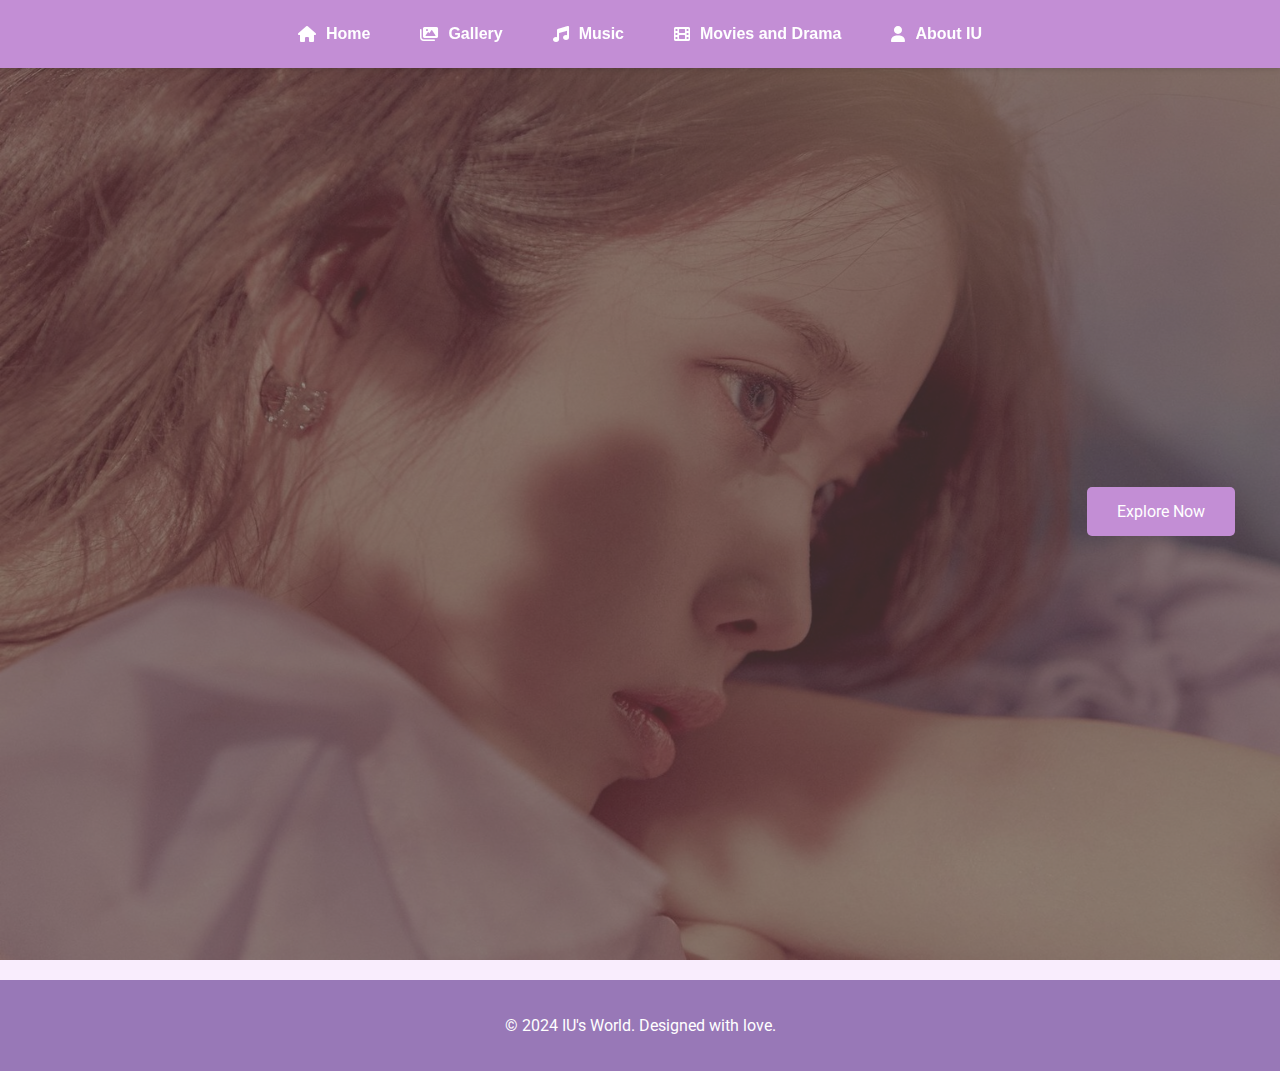
<file: index.html>
<!DOCTYPE html>
<html lang="en">
  <head>
    <meta charset="UTF-8" />
    <meta name="viewport" content="width=device-width, initial-scale=1.0" />
    <meta
      name="description"
      content="A creative and attractive website dedicated to IU"
    />
    <title>IU's World</title>
    <link
      href="https://fonts.googleapis.com/css2?family=Roboto:wght@300;400;600&display=swap"
      rel="stylesheet"
    />
    <link
      href="https://cdnjs.cloudflare.com/ajax/libs/font-awesome/6.0.0/css/all.min.css"
      rel="stylesheet"
    />
    <link rel="stylesheet" href="style.css" />
  </head>
  <body id="top">
    <header class="hero-section">
      <div class="text-container">
        <h1 class="animated-text">Welcome to IU's World</h1>
        <p>You are a star drawn with your left hand in the cloudy darkness</p>
        <a href="about.html" class="btn-main">Explore Now</a>
      </div>
    </header>

    <nav class="navbar">
      <ul>
        <li>
          <a href="index.html"><i class="fas fa-home"></i> Home</a>
        </li>
        <li>
          <a href="gallery.html"><i class="fas fa-images"></i> Gallery</a>
        </li>
        <li>
          <a href="music.html"><i class="fas fa-music"></i> Music</a>
        </li>
        <li>
          <a href="drama.html"><i class="fas fa-film"></i> Movies and Drama</a>
        </li>
        <li>
          <a href="about.html"><i class="fas fa-user"></i> About IU</a>
        </li>
      </ul>
    </nav>

    <footer>
      <p>&copy; 2024 IU's World. Designed with love.</p>
    </footer>
  </body>
</html>
</file>
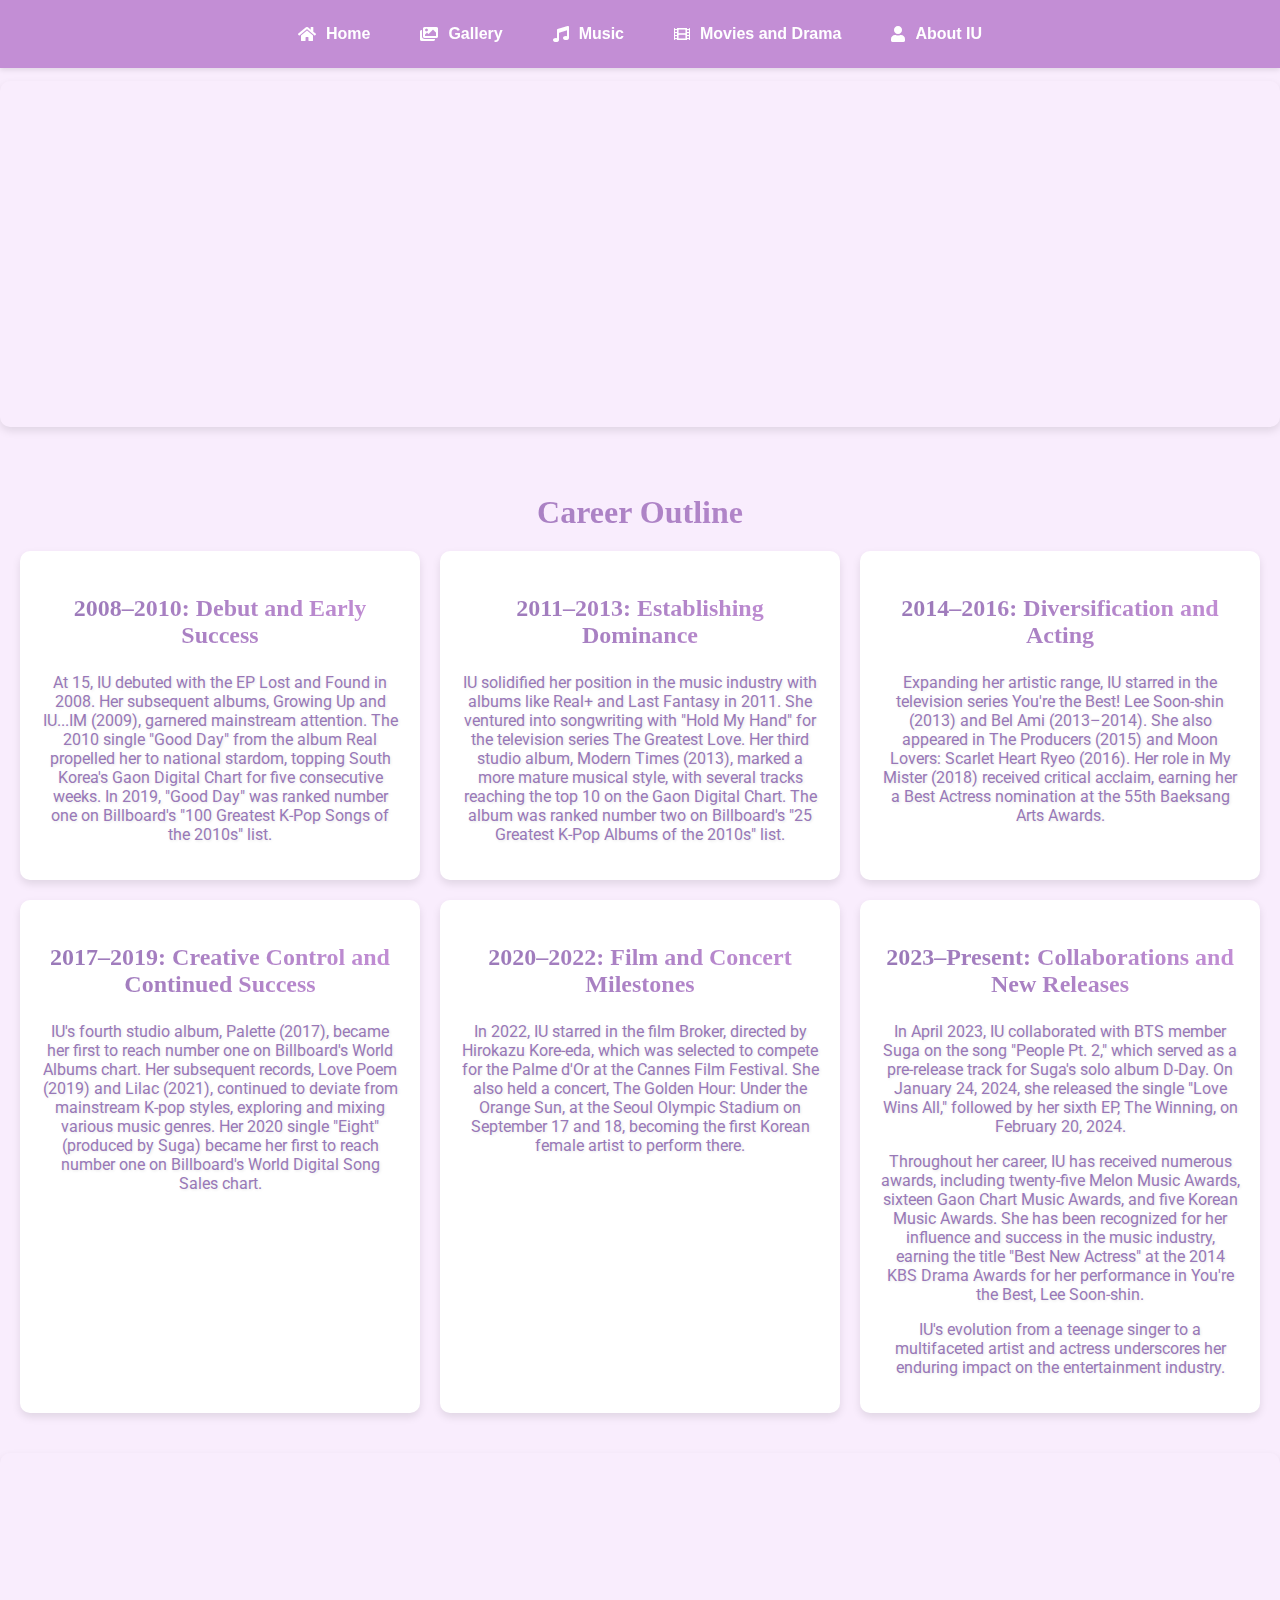
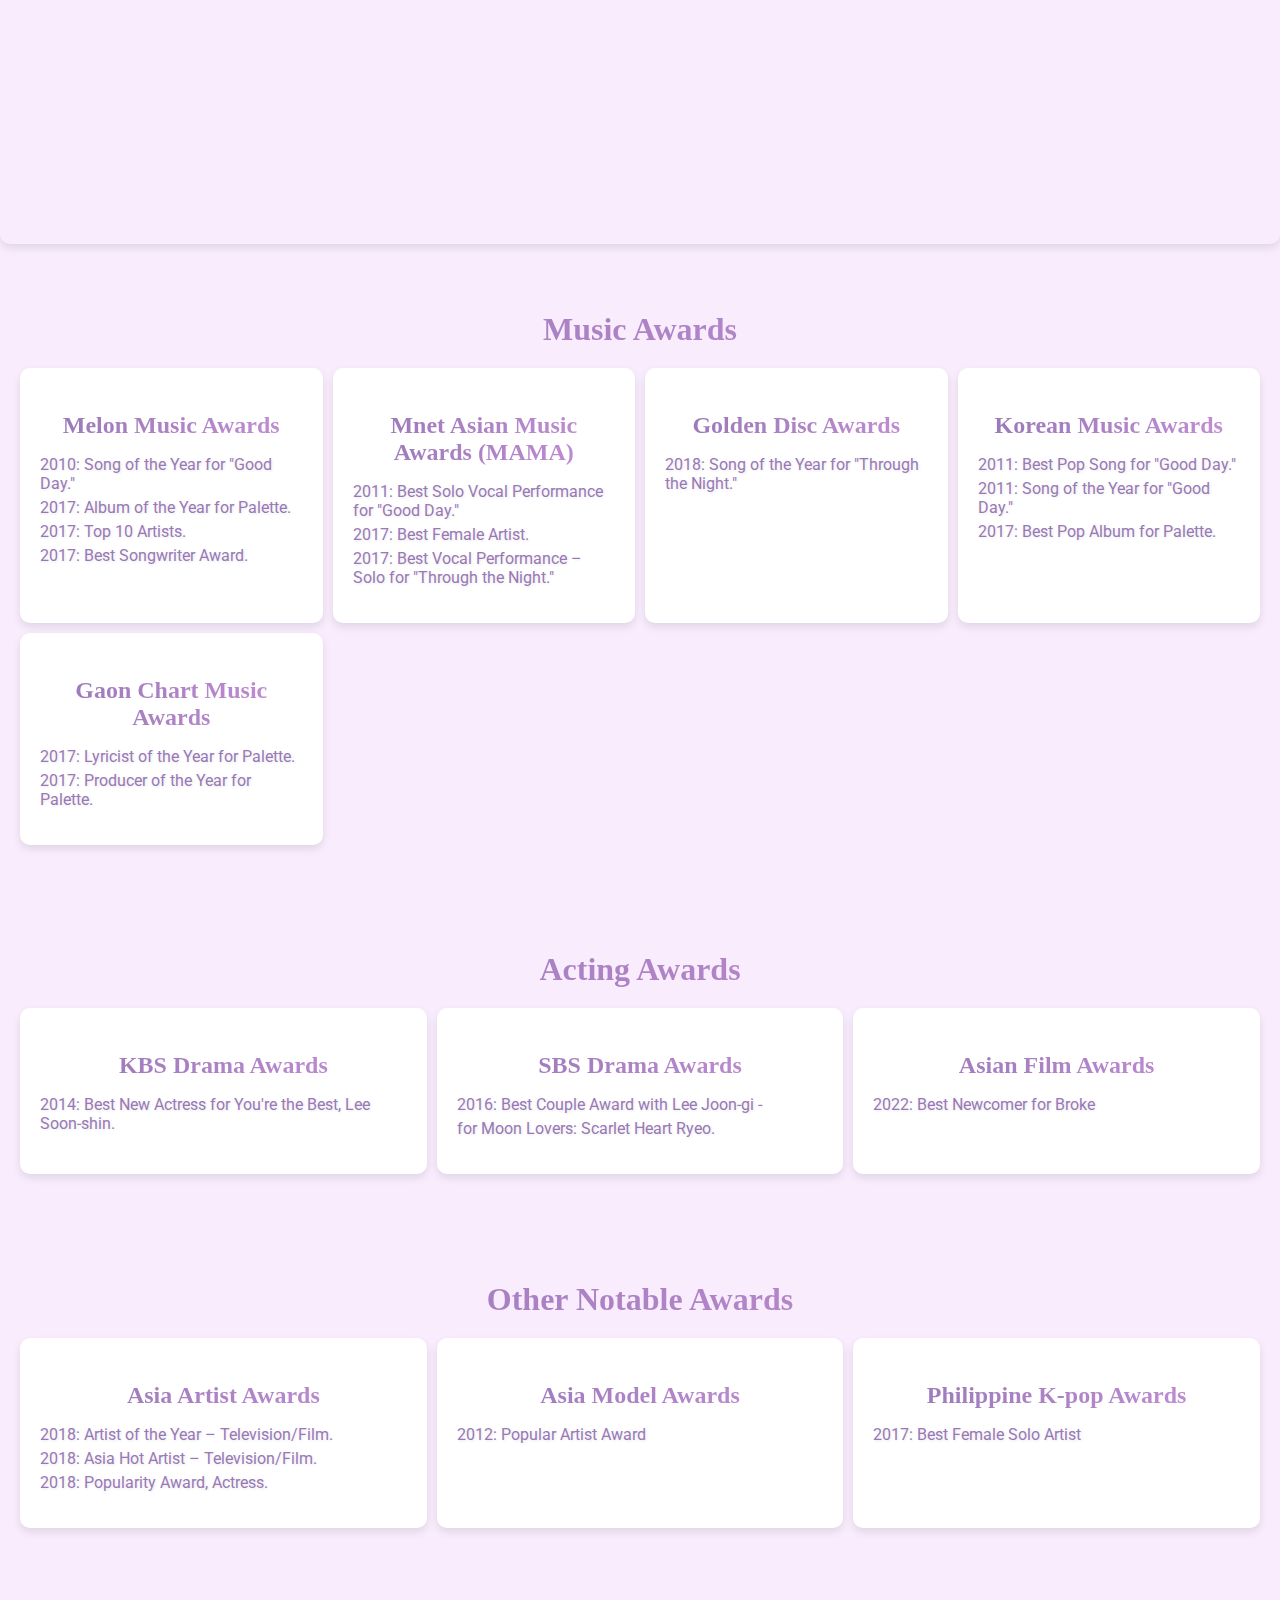
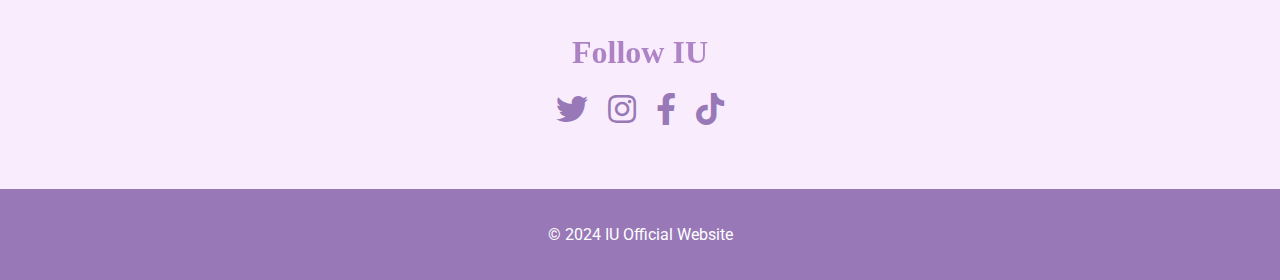
<file: about.html>
<!DOCTYPE html>
<html lang="en">
  <head>
    <meta charset="UTF-8" />
    <meta name="viewport" content="width=device-width, initial-scale=1.0" />
    <meta name="description" content="About IU" />
    <title>About IU</title>
    <link
      href="https://fonts.googleapis.com/css2?family=Roboto:wght@300;400;600&display=swap"
      rel="stylesheet"
    />
    <link
      href="https://cdnjs.cloudflare.com/ajax/libs/font-awesome/5.15.3/css/all.min.css"
      rel="stylesheet"
    />
    <link rel="stylesheet" href="style.css" />
  </head>
  <body>
    <nav class="navbar">
      <ul>
        <li>
          <a href="index.html"><i class="fas fa-home"></i> Home</a>
        </li>
        <li>
          <a href="gallery.html"><i class="fas fa-images"></i> Gallery</a>
        </li>
        <li>
          <a href="music.html"><i class="fas fa-music"></i> Music</a>
        </li>
        <li>
          <a href="drama.html"><i class="fas fa-film"></i> Movies and Drama</a>
        </li>
        <li>
          <a href="about.html"><i class="fas fa-user"></i> About IU</a>
        </li>
      </ul>
    </nav>

    <header>
      <h1>About IU</h1>
    </header>

    <section id="early-life" class="banner">
      <div class="banner-content">
        <div class="text-content">
          <h2>Early Life</h2>
          <p>
            IU decided to become a singer when she was 14 after singing at her
            school's sports competition, as she felt happy receiving the
            audiences' applause. She started to attend auditions, but failed all
            20, and she was also scammed by fake entertainment companies. When
            IU was in her seventh grade, her family started to have financial
            problems due to the failure of her father's project. IU had to live
            apart from her parents in a studio room with her grandmother,
            younger brother, and cousin for a year and a half, in conditions of
            great poverty.
          </p>
        </div>
        <div class="image-content">
          <img src="images/early-life.jpg" alt="IU Early Life" />
        </div>
      </div>
    </section>

    <section id="career" class="career-section">
      <h2 class="career-title">Career Outline</h2>
      <div class="career-grid">
        <div class="career-item">
          <h3>2008–2010: Debut and Early Success</h3>
          <p>
            At 15, IU debuted with the EP Lost and Found in 2008. Her subsequent
            albums, Growing Up and IU...IM (2009), garnered mainstream
            attention. The 2010 single "Good Day" from the album Real propelled
            her to national stardom, topping South Korea's Gaon Digital Chart
            for five consecutive weeks. In 2019, "Good Day" was ranked number
            one on Billboard's "100 Greatest K-Pop Songs of the 2010s" list.
          </p>
        </div>
        <div class="career-item">
          <h3>2011–2013: Establishing Dominance</h3>
          <p>
            IU solidified her position in the music industry with albums like
            Real+ and Last Fantasy in 2011. She ventured into songwriting with
            "Hold My Hand" for the television series The Greatest Love. Her
            third studio album, Modern Times (2013), marked a more mature
            musical style, with several tracks reaching the top 10 on the Gaon
            Digital Chart. The album was ranked number two on Billboard's "25
            Greatest K-Pop Albums of the 2010s" list.
          </p>
        </div>
        <div class="career-item">
          <h3>2014–2016: Diversification and Acting</h3>
          <p>
            Expanding her artistic range, IU starred in the television series
            You're the Best! Lee Soon-shin (2013) and Bel Ami (2013–2014). She
            also appeared in The Producers (2015) and Moon Lovers: Scarlet Heart
            Ryeo (2016). Her role in My Mister (2018) received critical acclaim,
            earning her a Best Actress nomination at the 55th Baeksang Arts
            Awards.
          </p>
        </div>
        <div class="career-item">
          <h3>2017–2019: Creative Control and Continued Success</h3>
          <p>
            IU's fourth studio album, Palette (2017), became her first to reach
            number one on Billboard's World Albums chart. Her subsequent
            records, Love Poem (2019) and Lilac (2021), continued to deviate
            from mainstream K-pop styles, exploring and mixing various music
            genres. Her 2020 single "Eight" (produced by Suga) became her first
            to reach number one on Billboard's World Digital Song Sales chart.
          </p>
        </div>
        <div class="career-item">
          <h3>2020–2022: Film and Concert Milestones</h3>
          <p>
            In 2022, IU starred in the film Broker, directed by Hirokazu
            Kore-eda, which was selected to compete for the Palme d'Or at the
            Cannes Film Festival. She also held a concert, The Golden Hour:
            Under the Orange Sun, at the Seoul Olympic Stadium on September 17
            and 18, becoming the first Korean female artist to perform there.
          </p>
        </div>
        <div class="career-item">
          <h3>2023–Present: Collaborations and New Releases</h3>
          <p>
            In April 2023, IU collaborated with BTS member Suga on the song
            "People Pt. 2," which served as a pre-release track for Suga's solo
            album D-Day. On January 24, 2024, she released the single "Love Wins
            All," followed by her sixth EP, The Winning, on February 20, 2024.
          </p>
          <p>
            Throughout her career, IU has received numerous awards, including
            twenty-five Melon Music Awards, sixteen Gaon Chart Music Awards, and
            five Korean Music Awards. She has been recognized for her influence
            and success in the music industry, earning the title "Best New
            Actress" at the 2014 KBS Drama Awards for her performance in You're
            the Best, Lee Soon-shin.
          </p>
          <p>
            IU's evolution from a teenage singer to a multifaceted artist and
            actress underscores her enduring impact on the entertainment
            industry.
          </p>
        </div>
      </div>
    </section>

    <section id="personal-life" class="banner">
      <div class="banner-content">
        <div class="text-content">
          <h2>Personal Life</h2>
          <p>
            IU has been involved in various philanthropic activities throughout
            her career. She has donated to several causes, including children's
            hospitals, education, and disaster relief efforts. IU is also known
            for her humble and down-to-earth personality, which has endeared her
            to fans and the public.
          </p>
        </div>
        <div class="image-content">
          <img src="images/iu-img.jpg" alt="IU Personal Life" />
        </div>
      </div>
    </section>

    <!--awards-m--->
    <section id="music-awards" class="awards-section">
      <h2 class="awards-title">Music Awards</h2>
      <div class="awards-grid">
        <div class="awards-item">
          <h3>Melon Music Awards</h3>
          <ul>
            <li>2010: Song of the Year for "Good Day."</li>
            <li>2017: Album of the Year for Palette.</li>
            <li>2017: Top 10 Artists.</li>
            <li>2017: Best Songwriter Award.</li>
          </ul>
        </div>
        <div class="awards-item">
          <h3>Mnet Asian Music Awards (MAMA)</h3>
          <ul>
            <li>2011: Best Solo Vocal Performance for "Good Day."</li>
            <li>2017: Best Female Artist.</li>
            <li>
              2017: Best Vocal Performance – Solo for "Through the Night."
            </li>
          </ul>
        </div>
        <div class="awards-item">
          <h3>Golden Disc Awards</h3>
          <ul>
            <li>2018: Song of the Year for "Through the Night."</li>
          </ul>
        </div>
        <div class="awards-item">
          <h3>Korean Music Awards</h3>
          <ul>
            <li>2011: Best Pop Song for "Good Day."</li>
            <li>2011: Song of the Year for "Good Day."</li>
            <li>2017: Best Pop Album for Palette.</li>
          </ul>
        </div>
        <div class="awards-item">
          <h3>Gaon Chart Music Awards</h3>
          <ul>
            <li>2017: Lyricist of the Year for Palette.</li>
            <li>2017: Producer of the Year for Palette.</li>
          </ul>
        </div>
      </div>
    </section>

    <!----->

    <!--Awards for acting-->
    <section id="music-awards" class="awards-section">
      <h2 class="awards-title">Acting Awards</h2>
      <div class="awards-grid">
        <div class="awards-item">
          <h3>KBS Drama Awards</h3>
          <ul>
            <li>2014: Best New Actress for You're the Best, Lee Soon-shin.</li>
          </ul>
        </div>
        <div class="awards-item">
          <h3>SBS Drama Awards</h3>
          <ul>
            <li>2016: Best Couple Award with Lee Joon-gi -</li>
            <li>for Moon Lovers: Scarlet Heart Ryeo.</li>
          </ul>
        </div>
        <div class="awards-item">
          <h3>Asian Film Awards</h3>
          <ul>
            <li>2022: Best Newcomer for Broke</li>
          </ul>
        </div>
      </div>
    </section>

    <!----end of acting awrds code-->

    <!--Otherr awards-->
    <section id="music-awards" class="awards-section">
      <h2 class="awards-title">Other Notable Awards</h2>
      <div class="awards-grid">
        <div class="awards-item">
          <h3>Asia Artist Awards</h3>
          <ul>
            <li>2018: Artist of the Year – Television/Film.</li>
            <li>2018: Asia Hot Artist – Television/Film.</li>
            <li>2018: Popularity Award, Actress.</li>
          </ul>
        </div>
        <div class="awards-item">
          <h3>Asia Model Awards</h3>
          <ul>
            <li>2012: Popular Artist Award</li>
          </ul>
        </div>
        <div class="awards-item">
          <h3>Philippine K-pop Awards</h3>
          <ul>
            <li>2017: Best Female Solo Artist</li>
          </ul>
        </div>
      </div>
    </section>

    <!--end of other awards-->

    <section id="follow-iu" class="follow-section">
      <h2 class="follow-title">Follow IU</h2>
      <div class="social-icons">
        <a
          href="https://twitter.com/_IUofficial"
          target="_blank"
          class="social-icon twitter"
        >
          <i class="fab fa-twitter"></i>
        </a>
        <a
          href="https://www.instagram.com/dlwlrma"
          target="_blank"
          class="social-icon instagram"
        >
          <i class="fab fa-instagram"></i>
        </a>
        <a
          href="https://www.facebook.com/iu.loen"
          target="_blank"
          class="social-icon facebook"
        >
          <i class="fab fa-facebook-f"></i>
        </a>
        <a
          href="https://www.tiktok.com/@_iuofficial"
          target="_blank"
          class="social-icon tiktok"
        >
          <i class="fab fa-tiktok"></i>
        </a>
      </div>
    </section>

    <footer>
      <p>&copy; 2024 IU Official Website</p>
    </footer>
  </body>
</html>
</file>
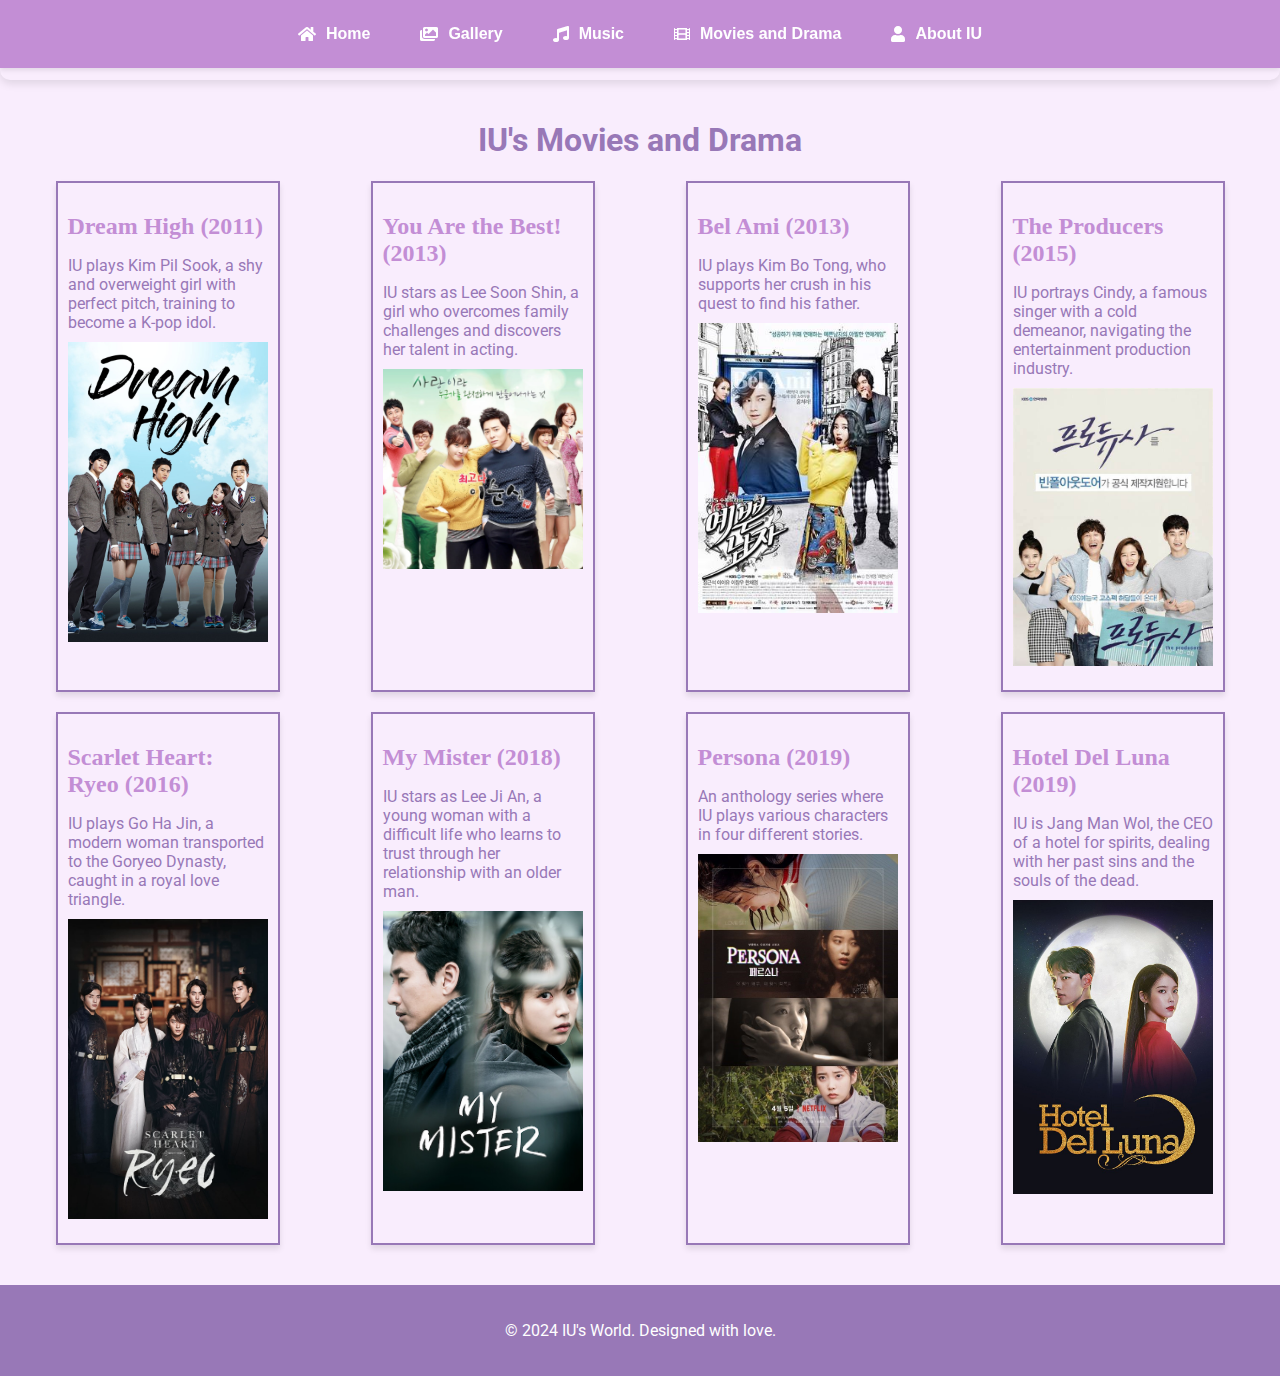
<file: drama.html>
<!DOCTYPE html>
<html lang="en">
  <head>
    <meta charset="UTF-8" />
    <meta name="viewport" content="width=device-width, initial-scale=1.0" />
    <meta name="description" content="IU's Movies and Drama" />
    <title>IU's Movies and Drama</title>
    <link
      href="https://fonts.googleapis.com/css2?family=Roboto:wght@300;400;600&display=swap"
      rel="stylesheet"
    />
    <link
      href="https://cdnjs.cloudflare.com/ajax/libs/font-awesome/5.15.3/css/all.min.css"
      rel="stylesheet"
    />
    <link rel="stylesheet" href="style.css" />
  </head>
  <body>
    <nav class="navbar">
      <ul>
        <li>
          <a href="index.html"><i class="fas fa-home"></i> Home</a>
        </li>
        <li>
          <a href="gallery.html"><i class="fas fa-images"></i> Gallery</a>
        </li>
        <li>
          <a href="music.html"><i class="fas fa-music"></i> Music</a>
        </li>
        <li>
          <a href="drama.html"><i class="fas fa-film"></i> Movies and Drama</a>
        </li>
        <li>
          <a href="about.html"><i class="fas fa-user"></i> About IU</a>
        </li>
      </ul>
    </nav>

    <div class="banner"></div>

    <div class="content">
      <h1>IU's Movies and Drama</h1>
      <div class="movie-drama-list">
        <div class="item">
          <div class="text">
            <h2>Dream High (2011)</h2>
            <p>
              IU plays Kim Pil Sook, a shy and overweight girl with perfect
              pitch, training to become a K-pop idol.
            </p>
          </div>
          <div class="image">
            <img src="images/mov-1.jpg" alt="Dream High Poster" />
          </div>
        </div>
        <div class="item">
          <div class="text">
            <h2>You Are the Best! (2013)</h2>
            <p>
              IU stars as Lee Soon Shin, a girl who overcomes family challenges
              and discovers her talent in acting.
            </p>
          </div>
          <div class="image">
            <img src="images/mov-2.png" alt="You Are the Best Poster" />
          </div>
        </div>
        <div class="item">
          <div class="text">
            <h2>Bel Ami (2013)</h2>
            <p>
              IU plays Kim Bo Tong, who supports her crush in his quest to find
              his father.
            </p>
          </div>
          <div class="image">
            <img src="images/mov-3.jpg" alt="Bel Ami Poster" />
          </div>
        </div>
        <div class="item">
          <div class="text">
            <h2>The Producers (2015)</h2>
            <p>
              IU portrays Cindy, a famous singer with a cold demeanor,
              navigating the entertainment production industry.
            </p>
          </div>
          <div class="image">
            <img src="images/mov-4.jpg" alt="The Producers Poster" />
          </div>
        </div>
        <div class="item">
          <div class="text">
            <h2>Scarlet Heart: Ryeo (2016)</h2>
            <p>
              IU plays Go Ha Jin, a modern woman transported to the Goryeo
              Dynasty, caught in a royal love triangle.
            </p>
          </div>
          <div class="image">
            <img src="images/mov-5.jpg" alt="Scarlet Heart Poster" />
          </div>
        </div>
        <div class="item">
          <div class="text">
            <h2>My Mister (2018)</h2>
            <p>
              IU stars as Lee Ji An, a young woman with a difficult life who
              learns to trust through her relationship with an older man.
            </p>
          </div>
          <div class="image">
            <img src="images/mov-6.jpg" alt="My Mister Poster" />
          </div>
        </div>
        <div class="item">
          <div class="text">
            <h2>Persona (2019)</h2>
            <p>
              An anthology series where IU plays various characters in four
              different stories.
            </p>
          </div>
          <div class="image">
            <img src="images/mov-7.jpg" alt="Persona Poster" />
          </div>
        </div>
        <div class="item">
          <div class="text">
            <h2>Hotel Del Luna (2019)</h2>
            <p>
              IU is Jang Man Wol, the CEO of a hotel for spirits, dealing with
              her past sins and the souls of the dead.
            </p>
          </div>
          <div class="image">
            <img src="images/mov-8.jpg" alt="Hotel Del Luna Poster" />
          </div>
        </div>
      </div>
    </div>

    <footer>
      <p>&copy; 2024 IU's World. Designed with love.</p>
    </footer>
  </body>
</html>
</file>
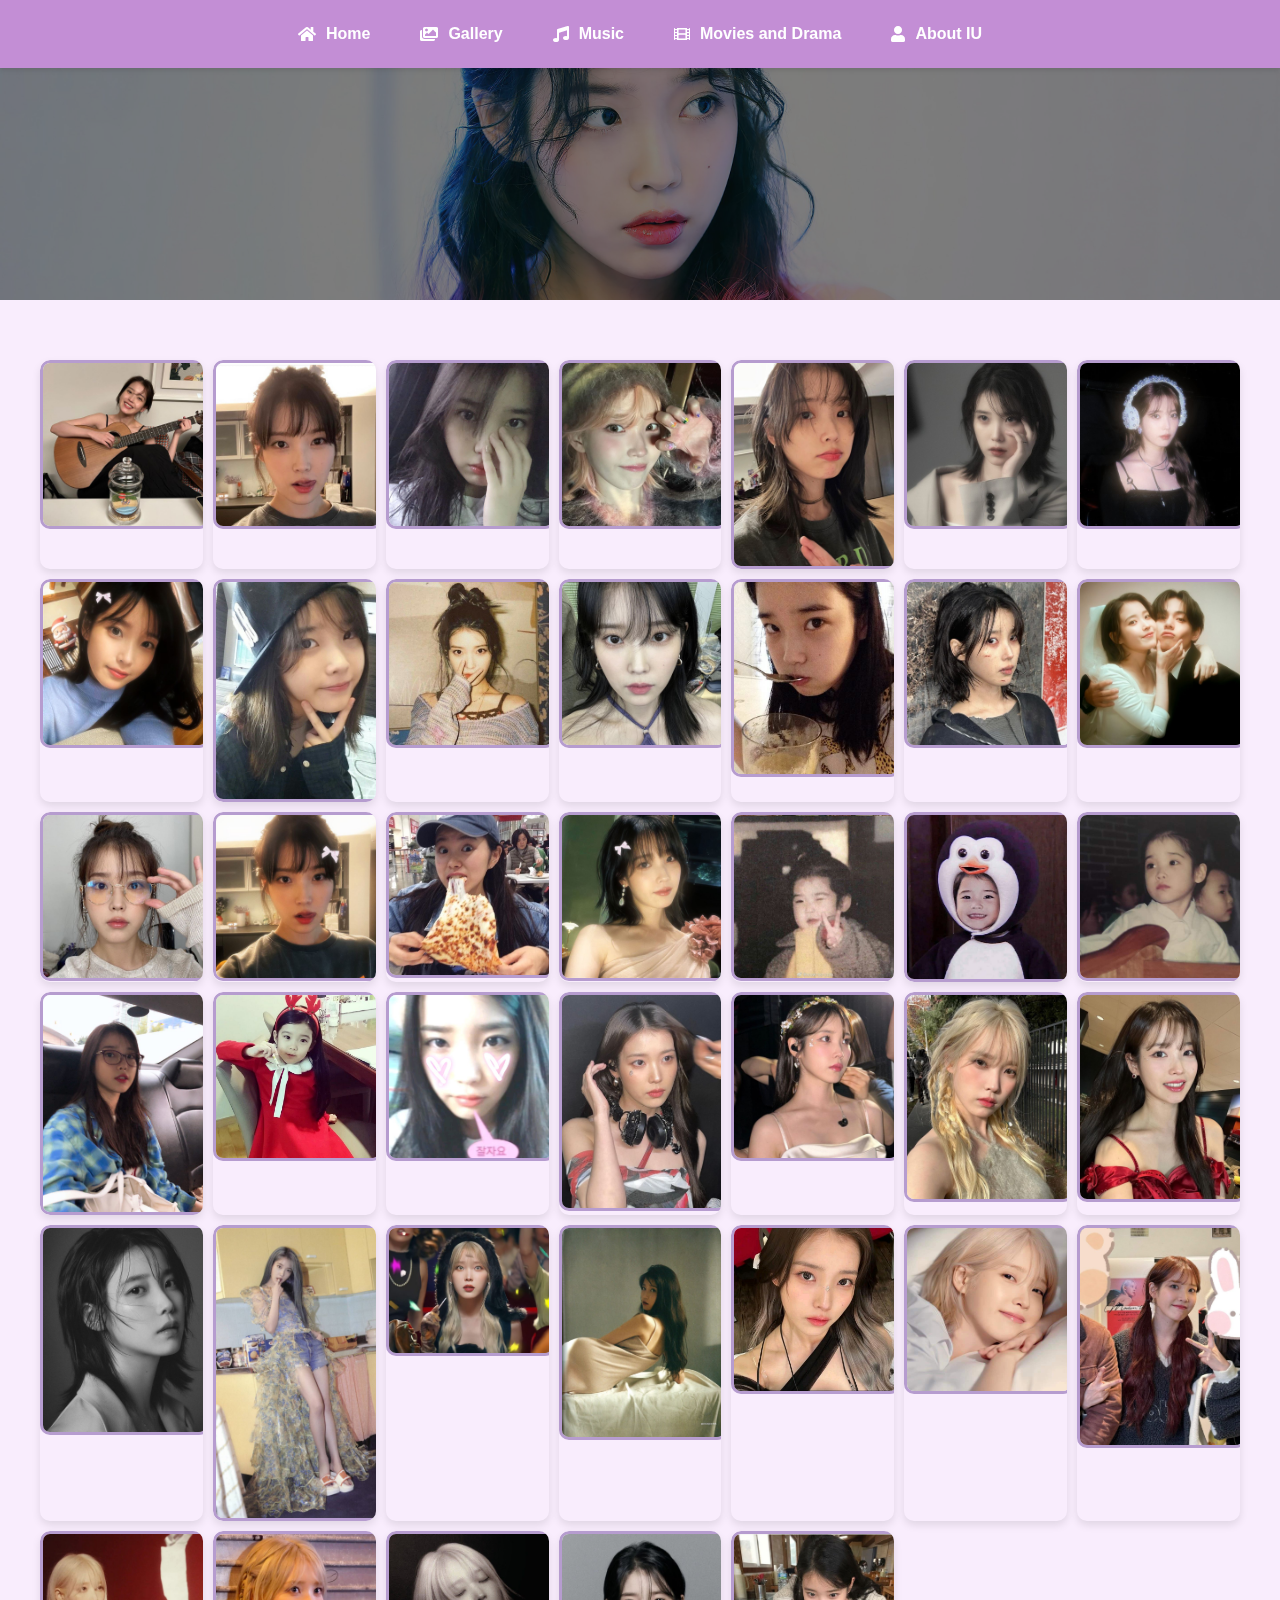
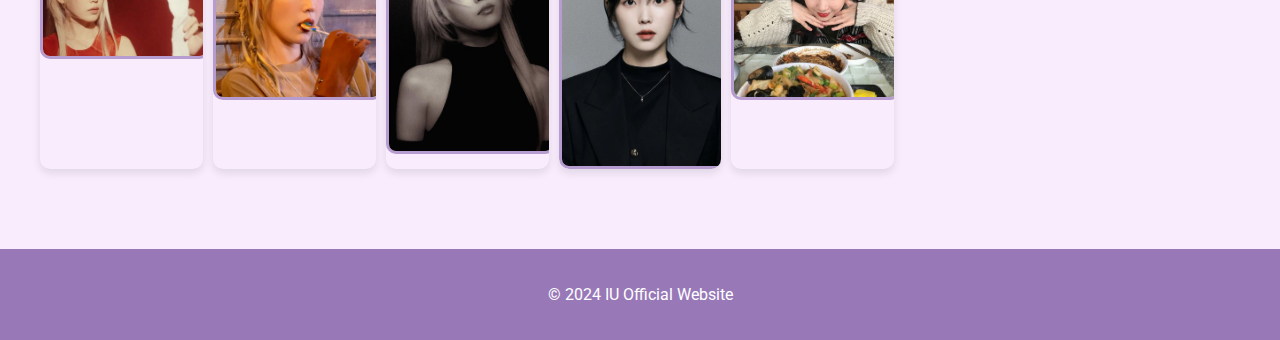
<file: gallery.html>
<!DOCTYPE html>
<html lang="en">
  <head>
    <meta charset="UTF-8" />
    <meta name="viewport" content="width=device-width, initial-scale=1.0" />
    <meta name="description" content="Gallery of IU" />
    <title>Gallery of IU</title>
    <link
      href="https://fonts.googleapis.com/css2?family=Roboto:wght@300;400;600&display=swap"
      rel="stylesheet"
    />
    <link
      href="https://cdnjs.cloudflare.com/ajax/libs/font-awesome/5.15.3/css/all.min.css"
      rel="stylesheet"
    />
    <link rel="stylesheet" href="style.css" />
  </head>
  <body>
    <nav class="navbar">
      <ul>
        <li>
          <a href="index.html"><i class="fas fa-home"></i> Home</a>
        </li>
        <li>
          <a href="gallery.html"><i class="fas fa-images"></i> Gallery</a>
        </li>
        <li>
          <a href="music.html"><i class="fas fa-music"></i> Music</a>
        </li>
        <li>
          <a href="drama.html"><i class="fas fa-film"></i> Movies and Drama</a>
        </li>
        <li>
          <a href="about.html"><i class="fas fa-user"></i> About IU</a>
        </li>
      </ul>
    </nav>

    <header class="gallery-banner"></header>

    <section class="gallery-section">
      <div class="gallery-grid">
        <div class="gallery-item">
          <img src="gallery-img/img-1.jpg" alt="IU Image 1" />
        </div>
        <div class="gallery-item">
          <img src="gallery-img/img-2.jpg" alt="IU Image 2" />
        </div>
        <div class="gallery-item">
          <img src="gallery-img/img-3.jpg" alt="IU Image 3" />
        </div>
        <div class="gallery-item">
          <img src="gallery-img/img-4.jpg" alt="IU Image 4" />
        </div>
        <div class="gallery-item">
          <img src="gallery-img/img-5.jpg" alt="IU Image 5" />
        </div>
        <div class="gallery-item">
          <img src="gallery-img/img-6.jpg" alt="IU Image 6" />
        </div>
        <div class="gallery-item">
          <img src="gallery-img/img-7.jpg" alt="IU Image 7" />
        </div>
        <div class="gallery-item">
          <img src="gallery-img/img-8.jpg" alt="IU Image 8" />
        </div>
        <div class="gallery-item">
          <img src="gallery-img/img-9.jpg" alt="IU Image 9" />
        </div>
        <div class="gallery-item">
          <img src="gallery-img/img-10.jpg" alt="IU Image 10" />
        </div>
        <div class="gallery-item">
          <img src="gallery-img/img-11.jpg" alt="IU Image 10" />
        </div>
        <div class="gallery-item">
          <img src="gallery-img/img-12.jpg" alt="IU Image 10" />
        </div>
        <div class="gallery-item">
          <img src="gallery-img/img-13.jpg" alt="IU Image 10" />
        </div>
        <div class="gallery-item">
          <img src="gallery-img/img-14.jpg" alt="IU Image 10" />
        </div>
        <div class="gallery-item">
          <img src="gallery-img/img-15.jpg" alt="IU Image 10" />
        </div>
        <div class="gallery-item">
          <img src="gallery-img/img-16.jpg" alt="IU Image 10" />
        </div>
        <div class="gallery-item">
          <img src="gallery-img/img-17.jpg" alt="IU Image 10" />
        </div>
        <div class="gallery-item">
          <img src="gallery-img/img-18.jpg" alt="IU Image 10" />
        </div>
        <div class="gallery-item">
          <img src="gallery-img/img-19.jpg" alt="IU Image 10" />
        </div>
        <div class="gallery-item">
          <img src="gallery-img/img-20.jpg" alt="IU Image 10" />
        </div>
        <div class="gallery-item">
          <img src="gallery-img/img-21.jpg" alt="IU Image 10" />
        </div>
        <div class="gallery-item">
          <img src="gallery-img/img-22.jpg" alt="IU Image 10" />
        </div>
        <div class="gallery-item">
          <img src="gallery-img/img-23.jpg" alt="IU Image 10" />
        </div>
        <div class="gallery-item">
          <img src="gallery-img/img-24.jpg" alt="IU Image 10" />
        </div>
        <div class="gallery-item">
          <img src="gallery-img/img-25.jpg" alt="IU Image 10" />
        </div>
        <div class="gallery-item">
          <img src="gallery-img/img-26.jpg" alt="IU Image 10" />
        </div>
        <div class="gallery-item">
          <img src="gallery-img/img-27.jpg" alt="IU Image 10" />
        </div>
        <div class="gallery-item">
          <img src="gallery-img/img-28.jpg" alt="IU Image 10" />
        </div>
        <div class="gallery-item">
          <img src="gallery-img/img-29.jpg" alt="IU Image 10" />
        </div>
        <div class="gallery-item">
          <img src="gallery-img/img-30.jpg" alt="IU Image 10" />
        </div>
        <div class="gallery-item">
          <img src="gallery-img/img-31.jpg" alt="IU Image 10" />
        </div>
        <div class="gallery-item">
          <img src="gallery-img/img-32.jpg" alt="IU Image 10" />
        </div>
        <div class="gallery-item">
          <img src="gallery-img/img-33.jpg" alt="IU Image 10" />
        </div>
        <div class="gallery-item">
          <img src="gallery-img/img-34.jpg" alt="IU Image 10" />
        </div>
        <div class="gallery-item">
          <img src="gallery-img/img-35.jpg" alt="IU Image 10" />
        </div>
        <div class="gallery-item">
          <img src="gallery-img/img-36.jpg" alt="IU Image 10" />
        </div>
        <div class="gallery-item">
          <img src="gallery-img/img-37.jpg" alt="IU Image 10" />
        </div>
        <div class="gallery-item">
          <img src="gallery-img/img-38.jpg" alt="IU Image 10" />
        </div>
        <div class="gallery-item">
          <img src="gallery-img/img-39.jpg" alt="IU Image 10" />
        </div>
        <div class="gallery-item">
          <img src="gallery-img/img-40.jpg" alt="IU Image 10" />
        </div>
      </div>
    </section>

    <footer>
      <p>&copy; 2024 IU Official Website</p>
    </footer>
  </body>
</html>
</file>
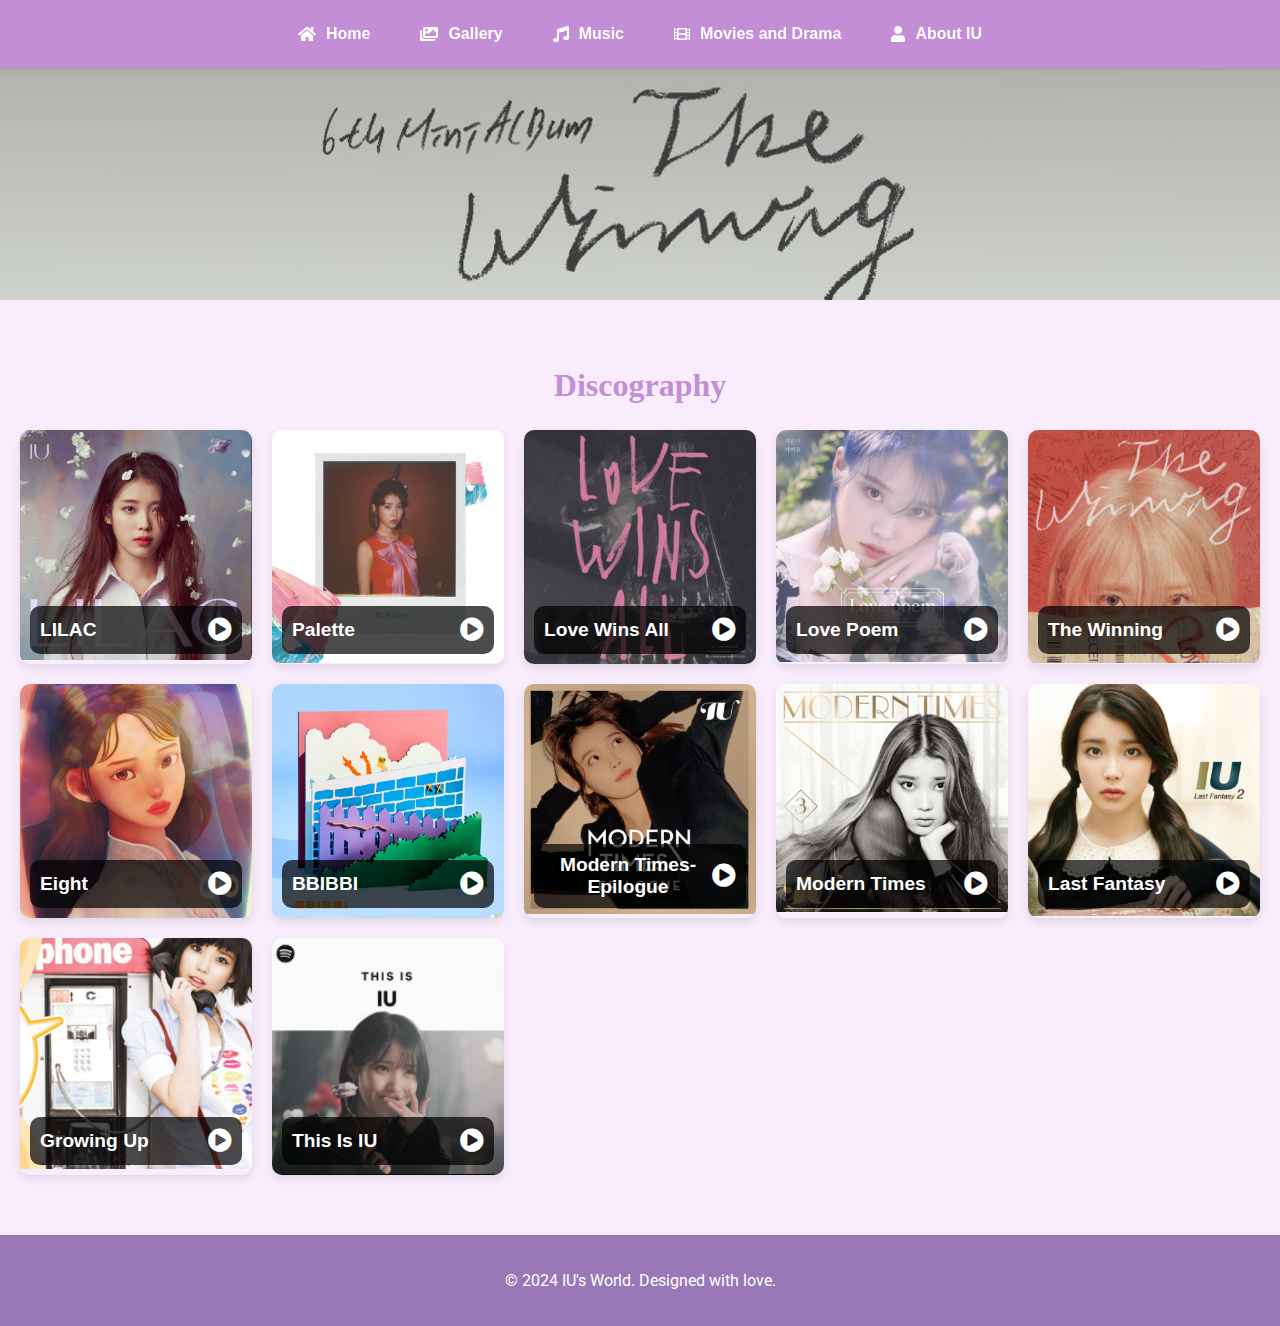
<file: music.html>
<!DOCTYPE html>
<html lang="en">
  <head>
    <meta charset="UTF-8" />
    <meta name="viewport" content="width=device-width, initial-scale=1.0" />
    <meta name="description" content="IU's Music" />
    <title>IU's Music</title>
    <link
      href="https://fonts.googleapis.com/css2?family=Roboto:wght@300;400;600&display=swap"
      rel="stylesheet"
    />
    <link
      href="https://cdnjs.cloudflare.com/ajax/libs/font-awesome/5.15.3/css/all.min.css"
      rel="stylesheet"
    />
    <link rel="stylesheet" href="style.css" />
  </head>
  <body>
    <nav class="navbar">
      <ul>
        <li>
          <a href="index.html"><i class="fas fa-home"></i> Home</a>
        </li>
        <li>
          <a href="gallery.html"><i class="fas fa-images"></i> Gallery</a>
        </li>
        <li>
          <a href="music.html"><i class="fas fa-music"></i> Music</a>
        </li>
        <li>
          <a href="drama.html"><i class="fas fa-film"></i> Movies and Drama</a>
        </li>
        <li>
          <a href="about.html"><i class="fas fa-user"></i> About IU</a>
        </li>
      </ul>
    </nav>

    <header class="music-banner"></header>

    <section class="content-section">
      <h2>Discography</h2>
      <div class="albums-grid">
        <div class="album-item">
          <img src="images/pr-1.png" alt="LILAC" />
          <div class="album-info">
            <h3>LILAC</h3>
            <a
              href="https://open.spotify.com/album/01dPJcwyht77brL4JQiR8R?si=eiG4uj2jR82kwG27xrl7Yw"
              class="play-button"
              target="_blank"
            >
              <i class="fas fa-play-circle"></i>
            </a>
          </div>
        </div>
        <div class="album-item">
          <img src="images/pr-2.png" alt="Palette" />
          <div class="album-info">
            <h3>Palette</h3>
            <a
              href="https://open.spotify.com/album/5V8n6fqyAPxvFTibPhQVcp?si=5JWIxIKwRGWr6HaFa_98xw"
              class="play-button"
              target="_blank"
            >
              <i class="fas fa-play-circle"></i>
            </a>
          </div>
        </div>
        <div class="album-item">
          <img src="images/pr-3.png" alt="Love Wins All" />
          <div class="album-info">
            <h3>Love Wins All</h3>
            <a
              href="https://open.spotify.com/album/2bwwRhKbLeD3LvNDXauV2T?si=QNGok9oGS7itcqnRfficWA"
              class="play-button"
              target="_blank"
            >
              <i class="fas fa-play-circle"></i>
            </a>
          </div>
        </div>
        <div class="album-item">
          <img src="images/pr-4.png" alt="Love Poem" />
          <div class="album-info">
            <h3>Love Poem</h3>
            <a
              href="https://open.spotify.com/album/2xEH7SRzJq7LgA0fCtTlxH?si=TsC1wp8ZROmw3rT0EaqHGA"
              class="play-button"
              target="_blank"
            >
              <i class="fas fa-play-circle"></i>
            </a>
          </div>
        </div>
        <div class="album-item">
          <img src="images/pr-5.png" alt="The Winning" />
          <div class="album-info">
            <h3>The Winning</h3>
            <a
              href="https://open.spotify.com/album/08CvAj58nVMpq1Nw7T6maj?si=20-9l-jFQvaHBzGmPTubrA"
              class="play-button"
              target="_blank"
            >
              <i class="fas fa-play-circle"></i>
            </a>
          </div>
        </div>
        <div class="album-item">
          <img src="images/pr-6.png" alt="Eight" />
          <div class="album-info">
            <h3>Eight</h3>
            <a
              href="https://open.spotify.com/album/5vJNAlQeTf9lsulO1YlmSt?si=QvL8jbY-SQC9dYyAJPjY-g"
              class="play-button"
              target="_blank"
            >
              <i class="fas fa-play-circle"></i>
            </a>
          </div>
        </div>
        <div class="album-item">
          <img src="images/pr-7.png" alt="BBIBBI" />
          <div class="album-info">
            <h3>BBIBBI</h3>
            <a
              href="https://open.spotify.com/album/4ghBzVOTFoeKPPmyNKjVtI?si=EfZDxEKDQpmceaxBO9R0TA"
              class="play-button"
              target="_blank"
            >
              <i class="fas fa-play-circle"></i>
            </a>
          </div>
        </div>

        <div class="album-item">
          <img src="images/pr-8.png" alt="Modern Times-Epilogue" />
          <div class="album-info">
            <h3>Modern Times-Epilogue</h3>
            <a
              href="https://open.spotify.com/album/56MqewtCUq5bplrqEYTVL0?si=Sje6E0ydRmWDV9jddlcfjg"
              class="play-button"
              target="_blank"
            >
              <i class="fas fa-play-circle"></i>
            </a>
          </div>
        </div>

        <div class="album-item">
          <img src="images/pr-9.png" alt="Modern Times" />
          <div class="album-info">
            <h3>Modern Times</h3>
            <a
              href="https://open.spotify.com/album/2QcuXvQBWv1ZKyQtEhLbFe?si=SWDnlPOKQGa_O0TcGH_Q2A"
              class="play-button"
              target="_blank"
            >
              <i class="fas fa-play-circle"></i>
            </a>
          </div>
        </div>

        <div class="album-item">
          <img src="images/pr-10.png" alt="Last Fantasy" />
          <div class="album-info">
            <h3>Last Fantasy</h3>
            <a
              href="https://open.spotify.com/album/149BHv6qAyMgJ483vPi77C?si=24ffZp3qQSuCnGPEM-olpQ"
              class="play-button"
              target="_blank"
            >
              <i class="fas fa-play-circle"></i>
            </a>
          </div>
        </div>

        <div class="album-item">
          <img src="images/pr-11.png" alt="Growing Up" />
          <div class="album-info">
            <h3>Growing Up</h3>
            <a
              href="https://open.spotify.com/album/2xJZSgxlKvcOCR2aLA8Pq2?si=EisMuF0bSVmIvIda9k0rlw"
              class="play-button"
              target="_blank"
            >
              <i class="fas fa-play-circle"></i>
            </a>
          </div>
        </div>

        <div class="album-item">
          <img src="images/pr-12.png" alt="This Is IU" />
          <div class="album-info">
            <h3>This Is IU</h3>
            <a
              href="https://open.spotify.com/playlist/37i9dQZF1DX0y9CwEpdGpz?si=WDzWEaUERVyErxhXwZzbGw"
              class="play-button"
              target="_blank"
            >
              <i class="fas fa-play-circle"></i>
            </a>
          </div>
        </div>
      </div>
    </section>

    <footer>
      <p>&copy; 2024 IU's World. Designed with love.</p>
    </footer>
  </body>
</html>
</file>
<file: style.css>
/* Root Colors */
:root {
  --light-purple: #d7abe6;
  --medium-purple: #c38ed5;
  --lavender: #f9edfd;
  --dark-purple: #9878b7;
  --pastel-purple: #b69ccf;
}

/* General Styles */
body {
  margin: 0;
  font-family: "Roboto", sans-serif;
  background-color: var(--lavender);
  color: var(--dark-purple);
  overflow-x: hidden;
}

/* Navbar Styles */
.navbar {
  background-color: var(--medium-purple);
  padding: 15px 0;
  position: fixed;
  top: 0;
  width: 100%;
  z-index: 1000;
  box-shadow: 0 2px 5px rgba(0, 0, 0, 0.1);
}

.navbar ul {
  list-style: none;
  margin: 0;
  padding: 0;
  display: flex;
  justify-content: center;
  gap: 30px;
}

.navbar ul li a {
  text-decoration: none;
  color: white;
  font-weight: 600;
  font-family: "Roboto Condensed", sans-serif;
  display: flex;
  align-items: center;
  gap: 10px;
  padding: 10px;
  transition: color 0.3s, transform 0.2s;
}

.navbar ul li a:hover {
  color: var(--lavender);
  transform: scale(1.1);
}

/* Hero Section */
header.hero-section {
  position: relative;
  background: url("images/bg-1.jpg") no-repeat center center/cover;
  height: 100vh;
  width: 100%;
  margin-top: 60px; /* Adjusted for fixed navbar */
  display: flex;
  justify-content: center;
  align-items: center;
  color: white;
  overflow: hidden;
}

header.hero-section::after {
  content: "";
  position: absolute;
  top: 0;
  left: 0;
  right: 0;
  bottom: 0;
  background: #49464699; /* Lighten the background */
  z-index: 1;
}

header.hero-section .text-container {
  text-align: center;
  padding: 20px;
  z-index: 2; /* Ensure text appears above the overlay */
}

header.hero-section .animated-text {
  font-family: "Roboto Slab", serif;
  font-size: 3rem;
  margin: 0 0 20px;
  display: inline-block;
  opacity: 0;
  animation: typing 4s steps(30) 1s forwards, fadeIn 1s 5s forwards;
}

header.hero-section p {
  font-size: 1.25rem;
  margin: 20px 0;
  font-family: "Roboto", sans-serif;
  display: inline-block;
  opacity: 0;
  animation: typing 4s steps(30) 1s forwards, fadeIn 1s 5s forwards;
}

header.hero-section .btn-main {
  background: var(--medium-purple);
  font-family: "Roboto", sans-serif;
  color: white;
  text-decoration: none;
  padding: 15px 30px;
  border-radius: 5px;
  transition: background 0.3s, transform 0.2s;
}

header.hero-section .btn-main:hover {
  background: var(--light-purple);
  transform: scale(1.05);
}

/* Content Sections */
.content-section {
  padding: 50px 20px;
  text-align: center;
  font-family: "Roboto Condensed", sans-serif;
}

.content-section h2 {
  color: var(--medium-purple);
  font-family: "Roboto Slab", serif;
  font-size: 2rem;
}

.content-section p {
  margin: 20px 0;
  font-family: "Roboto", sans-serif;
}

.btn-secondary {
  padding: 10px 20px;
  font-size: 1rem;
  font-family: "Roboto", sans-serif;
  background: var(--pastel-purple);
  color: white;
  text-decoration: none;
  border-radius: 5px;
  transition: background 0.3s;
}

.btn-secondary:hover {
  background: var(--light-purple);
}

/* Gallery */
.gallery-grid {
  display: grid;
  grid-template-columns: repeat(auto-fit, minmax(250px, 1fr));
  gap: 20px;
  padding: 20px;
}

.gallery-grid img {
  width: 100%;
  border-radius: 10px;
  border: 3px solid var(--pastel-purple);
  transition: transform 0.3s;
}

.gallery-grid img:hover {
  transform: scale(1.05);
}

/* Footer */
footer {
  background-color: var(--dark-purple);
  color: white;
  text-align: center;
  padding: 20px 0;
  margin-top: 20px;
}

/*About*/

/*About-early life*/
/* Banner Styles */
.banner {
  display: flex;
  align-items: center;
  justify-content: center;
  background-color: var(--lavender);
  padding: 40px 20px;
  border-radius: 10px;
  box-shadow: 0 4px 8px rgba(0, 0, 0, 0.1);
  transition: transform 0.2s, box-shadow 0.2s;
}

.banner:hover {
  transform: translateY(-5px);
  box-shadow: 0 8px 16px rgba(0, 0, 0, 0.2);
}

.banner-content {
  display: flex;
  flex-direction: row;
  flex-wrap: wrap;
  gap: 20px;
  max-width: 1000px;
  width: 100%;
}

.text-content {
  flex: 1;
  opacity: 0;
  animation: fadeIn 2s forwards;
}

.text-content h2 {
  font-family: "Roboto Slab", serif;
  font-size: 2rem;
  margin-bottom: 10px;
  color: var(--medium-purple);
  background: linear-gradient(
    to right,
    var(--dark-purple),
    var(--medium-purple)
  );
  -webkit-background-clip: text;
  background-clip: text;
  color: transparent;
  text-shadow: 2px 2px 4px rgba(0, 0, 0, 0.1);
  animation: fadeInText 2s forwards;
}

.text-content p {
  font-family: "Roboto", sans-serif;
  color: var(--dark-purple);
  font-size: 1rem;
  text-shadow: 1px 1px 3px rgba(0, 0, 0, 0.1);
  animation: fadeInText 3s forwards;
}

.image-content {
  flex: 1;
  display: flex;
  justify-content: center;
  align-items: center;
  opacity: 0;
  animation: fadeIn 2s forwards 1s;
}

.image-content img {
  max-width: 100%;
  max-height: 400px;
  border-radius: 10px;
  box-shadow: 0 4px 8px rgba(0, 0, 0, 0.1);
  transition: transform 0.2s, box-shadow 0.2s;
}

.image-content img:hover {
  transform: scale(1.05);
  box-shadow: 0 8px 16px rgba(0, 0, 0, 0.2);
}

/* Animation for early life */
@keyframes fadeIn {
  from {
    opacity: 0;
  }
  to {
    opacity: 1;
  }
}

@keyframes fadeInText {
  from {
    opacity: 0;
    transform: translateY(10px);
  }
  to {
    opacity: 1;
    transform: translateY(0);
  }
}

/*Career*/
/* Career Section Styles */
.career-section {
  padding: 40px 20px;
  text-align: center;
}

.career-title {
  font-family: "Roboto Slab", serif;
  font-size: 2rem;
  color: var(--medium-purple);
  margin-bottom: 20px;
  background: linear-gradient(
    to right,
    var(--dark-purple),
    var(--medium-purple)
  );
  -webkit-background-clip: text;
  background-clip: text;
  color: transparent;
}

/* Career Grid Styles */
.career-grid {
  display: grid;
  grid-template-columns: repeat(3, 1fr);
  gap: 20px;
}

.career-item {
  background-color: white;
  border-radius: 10px;
  padding: 20px;
  box-shadow: 0 4px 8px rgba(0, 0, 0, 0.1);
  transition: transform 0.2s, box-shadow 0.2s;
}

.career-item:hover {
  transform: translateY(-5px);
  box-shadow: 0 8px 16px rgba(0, 0, 0, 0.2);
}

.career-item h3 {
  font-family: "Roboto Slab", serif;
  font-size: 1.5rem;
  color: var(--medium-purple);
  background: linear-gradient(
    to right,
    var(--dark-purple),
    var(--medium-purple)
  );
  -webkit-background-clip: text;
  background-clip: text;
  color: transparent;
}

.career-item p {
  font-family: "Roboto", sans-serif;
  color: var(--dark-purple);
  text-shadow: 1px 1px 3px rgba(0, 0, 0, 0.1);
  animation: fadeInText 3s forwards;
}

/* Animation Keyframes */
@keyframes fadeInText {
  from {
    opacity: 0;
    transform: translateY(10px);
  }
  to {
    opacity: 1;
    transform: translateY(0);
  }
}

/* IU PERSONAL LIFE*/
/* Banner Styles */
.banner {
  display: flex;
  align-items: center;
  justify-content: center;
  background-color: var(--lavender);
  padding: 40px 20px;
  border-radius: 10px;
  box-shadow: 0 4px 8px rgba(0, 0, 0, 0.1);
  transition: transform 0.2s, box-shadow 0.2s;
}

.banner:hover {
  transform: translateY(-5px);
  box-shadow: 0 8px 16px rgba(0, 0, 0, 0.2);
}

.banner-content {
  display: flex;
  flex-direction: row;
  flex-wrap: wrap;
  gap: 20px;
  max-width: 1000px;
  width: 100%;
}

.text-content {
  flex: 1;
  opacity: 0;
  animation: fadeIn 2s forwards;
}

.text-content h2 {
  font-family: "Roboto Slab", serif;
  font-size: 2rem;
  margin-bottom: 10px;
  color: var(--medium-purple);
  background: linear-gradient(
    to right,
    var(--dark-purple),
    var(--medium-purple)
  );
  -webkit-background-clip: text;
  background-clip: text;
  color: transparent;
  text-shadow: 2px 2px 4px rgba(0, 0, 0, 0.1);
  animation: fadeInText 2s forwards;
}

.text-content p {
  font-family: "Roboto", sans-serif;
  color: var(--dark-purple);
  font-size: 1rem;
  text-shadow: 1px 1px 3px rgba(0, 0, 0, 0.1);
  animation: fadeInText 3s forwards;
}

.image-content {
  flex: 1;
  display: flex;
  justify-content: center;
  align-items: center;
  opacity: 0;
  animation: fadeIn 2s forwards 1s;
}

.image-content img {
  max-width: 100%;
  max-height: 400px;
  border-radius: 10px;
  box-shadow: 0 4px 8px rgba(0, 0, 0, 0.1);
  transition: transform 0.2s, box-shadow 0.2s;
}

.image-content img:hover {
  transform: scale(1.05);
  box-shadow: 0 8px 16px rgba(0, 0, 0, 0.2);
}

/* Animation Keyframes */
@keyframes fadeIn {
  from {
    opacity: 0;
  }
  to {
    opacity: 1;
  }
}

@keyframes fadeInText {
  from {
    opacity: 0;
    transform: translateY(10px);
  }
  to {
    opacity: 1;
    transform: translateY(0);
  }
}

/*Awards*/
/* Awards Section Styles */
.awards-section {
  padding: 40px 20px;
  text-align: center;
}

.awards-title {
  font-family: "Roboto Slab", serif;
  font-size: 2rem;
  color: var(--medium-purple);
  margin-bottom: 20px;
  background: linear-gradient(
    to right,
    var(--dark-purple),
    var(--medium-purple)
  );
  -webkit-background-clip: text;
  background-clip: text;
  color: transparent;
}

/* Awards Grid Styles */
.awards-grid {
  display: grid;
  grid-template-columns: repeat(3, 1fr);
  gap: 20px;
}

.awards-item {
  background-color: white;
  border-radius: 10px;
  padding: 20px;
  box-shadow: 0 4px 8px rgba(0, 0, 0, 0.1);
  transition: transform 0.2s, box-shadow 0.2s;
}

.awards-item:hover {
  transform: translateY(-5px);
  box-shadow: 0 8px 16px rgba(0, 0, 0, 0.2);
}

.awards-item h3 {
  font-family: "Roboto Slab", serif;
  font-size: 1.5rem;
  color: var(--medium-purple);
  background: linear-gradient(
    to right,
    var(--dark-purple),
    var(--medium-purple)
  );
  -webkit-background-clip: text;
  background-clip: text;
  color: transparent;
  margin-bottom: 10px;
}

.awards-item h4 {
  font-family: "Roboto", sans-serif;
  font-size: 1.25rem;
  color: var(--dark-purple);
  margin-bottom: 5px;
}

.awards-item ul {
  list-style-type: none;
  padding: 0;
  text-align: left;
}

.awards-item ul li {
  margin-bottom: 5px;
  font-family: "Roboto", sans-serif;
  color: var(--dark-purple);
  text-shadow: 1px 1px 3px rgba(0, 0, 0, 0.1);
  animation: fadeInText 3s forwards;
}

/* Animation Keyframes */
@keyframes fadeInText {
  from {
    opacity: 0;
    transform: translateY(10px);
  }
  to {
    opacity: 1;
    transform: translateY(0);
  }
}

/*Social Media accounts*/
/* Follow Section Styles */
.follow-section {
  padding: 40px 20px;
  text-align: center;
}

.follow-title {
  font-family: "Roboto Slab", serif;
  font-size: 2rem;
  color: var(--medium-purple);
  margin-bottom: 20px;
  background: linear-gradient(
    to right,
    var(--dark-purple),
    var(--medium-purple)
  );
  -webkit-background-clip: text;
  background-clip: text;
  color: transparent;
}

/* Social Icons Styles */
.social-icons {
  display: flex;
  justify-content: center;
  gap: 20px;
}

.social-icon {
  font-size: 2rem;
  color: var(--dark-purple);
  transition: transform 0.2s, color 0.2s;
}

.social-icon:hover {
  transform: scale(1.2);
  color: var(--medium-purple);
}

/* Animations */
@keyframes typing {
  from {
    width: 0;
    opacity: 1;
  }
  to {
    width: 100%;
    opacity: 1;
  }
}

@keyframes fadeIn {
  from {
    opacity: 0;
  }
  to {
    opacity: 1;
  }
}

/*Gallery*/
/* Gallery Banner Styles */
.gallery-banner {
  position: relative;
  background: url("images/banner-g.jpg") no-repeat center center/cover;
  height: 300px;
  display: flex;
  align-items: center;
  justify-content: center;
  color: white;
  text-shadow: 2px 2px 4px rgba(0, 0, 0, 0.5);
}

.gallery-banner::before {
  content: "";
  position: absolute;
  top: 0;
  left: 0;
  width: 100%;
  height: 100%;
  background: rgba(0, 0, 0, 0.5); /* Adjust opacity as needed */
}

.gallery-banner h1 {
  position: relative;
  font-family: "Roboto Slab", serif;
  font-size: 3rem;
  margin: 0;
}

/* Gallery Section Styles */
.gallery-section {
  padding: 40px 20px;
  text-align: center;
}

.gallery-grid {
  display: grid;
  grid-template-columns: repeat(auto-fill, minmax(150px, 1fr));
  gap: 10px;
}

.gallery-item {
  position: relative;
  overflow: hidden;
  border-radius: 10px;
  box-shadow: 0 4px 8px rgba(0, 0, 0, 0.1);
  transition: transform 0.2s, box-shadow 0.2s;
}

.gallery-item img {
  width: 100%;
  height: auto;
  display: block;
  transition: transform 0.2s;
}

.gallery-item:hover {
  transform: translateY(-5px);
  box-shadow: 0 8px 16px rgba(0, 0, 0, 0.2);
}

.gallery-item:hover img {
  transform: scale(1.1);
}

/*Music section*/
/* Music Banner Styles */
.music-banner {
  position: relative;
  background: url("images/iubanner.jpg") no-repeat center center/cover;
  height: 300px;
  display: flex;
  align-items: center;
  justify-content: center;
  color: white;
  text-shadow: 2px 2px 4px rgba(0, 0, 0, 0.5);
}

.music-banner::before {
  content: "";
  position: absolute;
  top: 0;
  left: 0;
  width: 100%;
  height: 100%;
}

.music-banner h1 {
  position: relative;
  font-family: "Roboto Slab", serif;
  font-size: 3rem;
  margin: 0;
}

/* Albums Grid Styles */
.content-section {
  padding: 40px 20px;
  text-align: center;
}

.albums-grid {
  display: grid;
  grid-template-columns: repeat(auto-fit, minmax(200px, 1fr));
  gap: 20px;
  margin-top: 20px;
}

.album-item {
  position: relative;
  overflow: hidden;
  border-radius: 10px;
  box-shadow: 0 4px 8px rgba(0, 0, 0, 0.1);
  transition: transform 0.2s, box-shadow 0.2s;
}

.album-item img {
  width: 100%;
  height: auto;
  display: block;
}

.album-info {
  position: absolute;
  bottom: 10px;
  left: 10px;
  right: 10px;
  display: flex;
  align-items: center;
  justify-content: space-between;
  background: rgba(0, 0, 0, 0.7);
  color: white;
  padding: 10px;
  border-radius: 10px;
}

.album-info h3 {
  margin: 0;
  font-size: 1.2rem;
}

.play-button {
  color: white;
  font-size: 1.5rem;
  transition: color 0.2s;
}

.play-button:hover {
  color: #ffcc00;
}

/*about for music awards*/

/* Awards Section Styles */
.awards-section {
  padding: 40px 20px;
  text-align: center;
}

.awards-title {
  font-family: "Roboto Slab", serif;
  font-size: 2rem;
  color: var(--medium-purple);
  margin-bottom: 20px;
  background: linear-gradient(
    to right,
    var(--dark-purple),
    var(--medium-purple)
  );
  -webkit-background-clip: text;
  background-clip: text;
  color: transparent;
}

/* Awards Grid Styles */
.awards-grid {
  display: grid;
  grid-template-columns: repeat(auto-fit, minmax(250px, 1fr));
  gap: 10px;
}

.awards-item {
  background-color: white;
  border-radius: 10px;
  padding: 20px;
  box-shadow: 0 4px 8px rgba(0, 0, 0, 0.1);
  transition: transform 0.2s, box-shadow 0.2s;
}

.awards-item:hover {
  transform: translateY(-5px);
  box-shadow: 0 8px 16px rgba(0, 0, 0, 0.2);
}

.awards-item h3 {
  font-family: "Roboto Slab", serif;
  font-size: 1.5rem;
  color: var(--medium-purple);
  background: linear-gradient(
    to right,
    var(--dark-purple),
    var(--medium-purple)
  );
  -webkit-background-clip: text;
  background-clip: text;
  color: transparent;
  margin-bottom: 10px;
}

.awards-item ul {
  list-style-type: none;
  padding: 0;
}

/* drama/movies*/

.content {
  text-align: center;
  padding: 20px;
}

.movie-drama-list {
  display: grid;
  grid-template-columns: repeat(4, 1fr);
  gap: 20px;
  justify-items: center;
}

.item {
  display: flex;
  flex-direction: column;
  background-color: var(--lavender);
  border: 2px solid var(--dark-purple);
  padding: 10px;
  box-shadow: 0 4px 6px rgba(0, 0, 0, 0.1);
  transition: transform 0.3s, box-shadow 0.3s;
  width: 100%;
  max-width: 200px;
}

.item:hover {
  transform: translateY(-10px);
  box-shadow: 0 8px 16px rgba(0, 0, 0, 0.2);
}

.item .text {
  text-align: left;
}

.item .image {
  text-align: right;
}

.item img {
  width: 100%;
  height: auto;
  margin-bottom: 10px;
}

.item h2 {
  font-family: "Roboto Slab", serif;
  color: var(--medium-purple);
  margin-bottom: 10px;
}

.item p {
  color: var(--dark-purple);
  margin-bottom: 10px;
}
</file>
